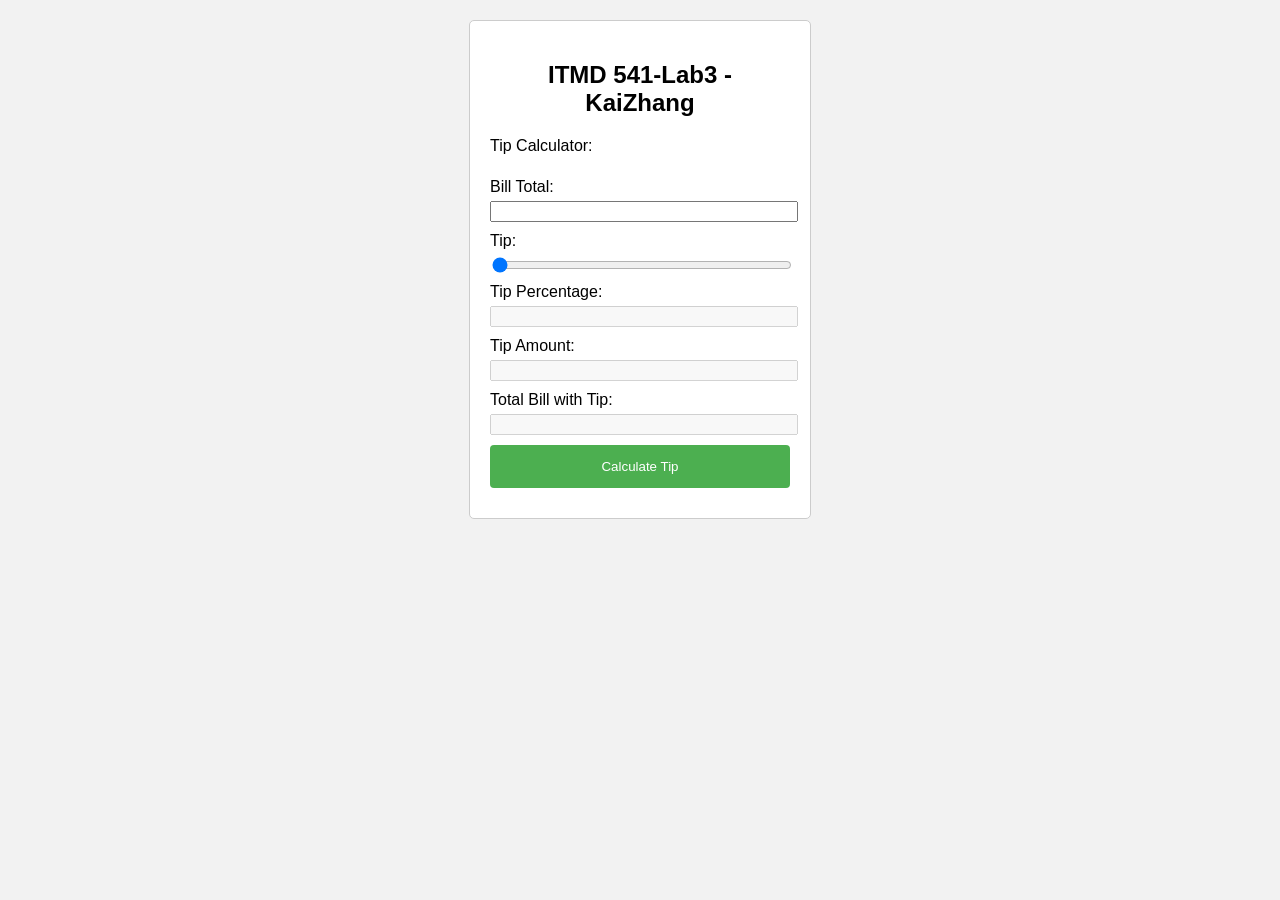
<file: index.html>
<!DOCTYPE html>
<html lang="en">

<head>
    <meta charset="UTF-8">
    <meta name="viewport" content="width=device-width, initial-scale=1.0">
    <title>Tip Calculator</title>
    <link rel="stylesheet" href="styles.css">
</head>

<body>
    <form id="tipCalculatorForm">
        <h2>ITMD 541-Lab3 - KaiZhang</h2>
        <label for="billTotal">Tip Calculator:</label><br>
        <label for="billTotal">Bill Total:</label>
        <input type="text" id="billTotal" name="billTotal" required><br>

        <label for="tipSlider">Tip:</label>
        <input type="range" id="tipSlider" name="tipSlider" min="0" max="100" value="0"><br>

        <label for="tipPercentage">Tip Percentage:</label>
        <input type="text" id="tipPercentage" name="tipPercentage" disabled><br>

        <label for="tipAmount">Tip Amount:</label>
        <input type="text" id="tipAmount" name="tipAmount" disabled><br>

        <label for="totalBillWithTip">Total Bill with Tip:</label>
        <input type="text" id="totalBillWithTip" name="totalBillWithTip" disabled><br>

        <input type="submit" value="Calculate Tip">
    </form>

    <script src="script.js"></script>
</body>

</html>
</file>
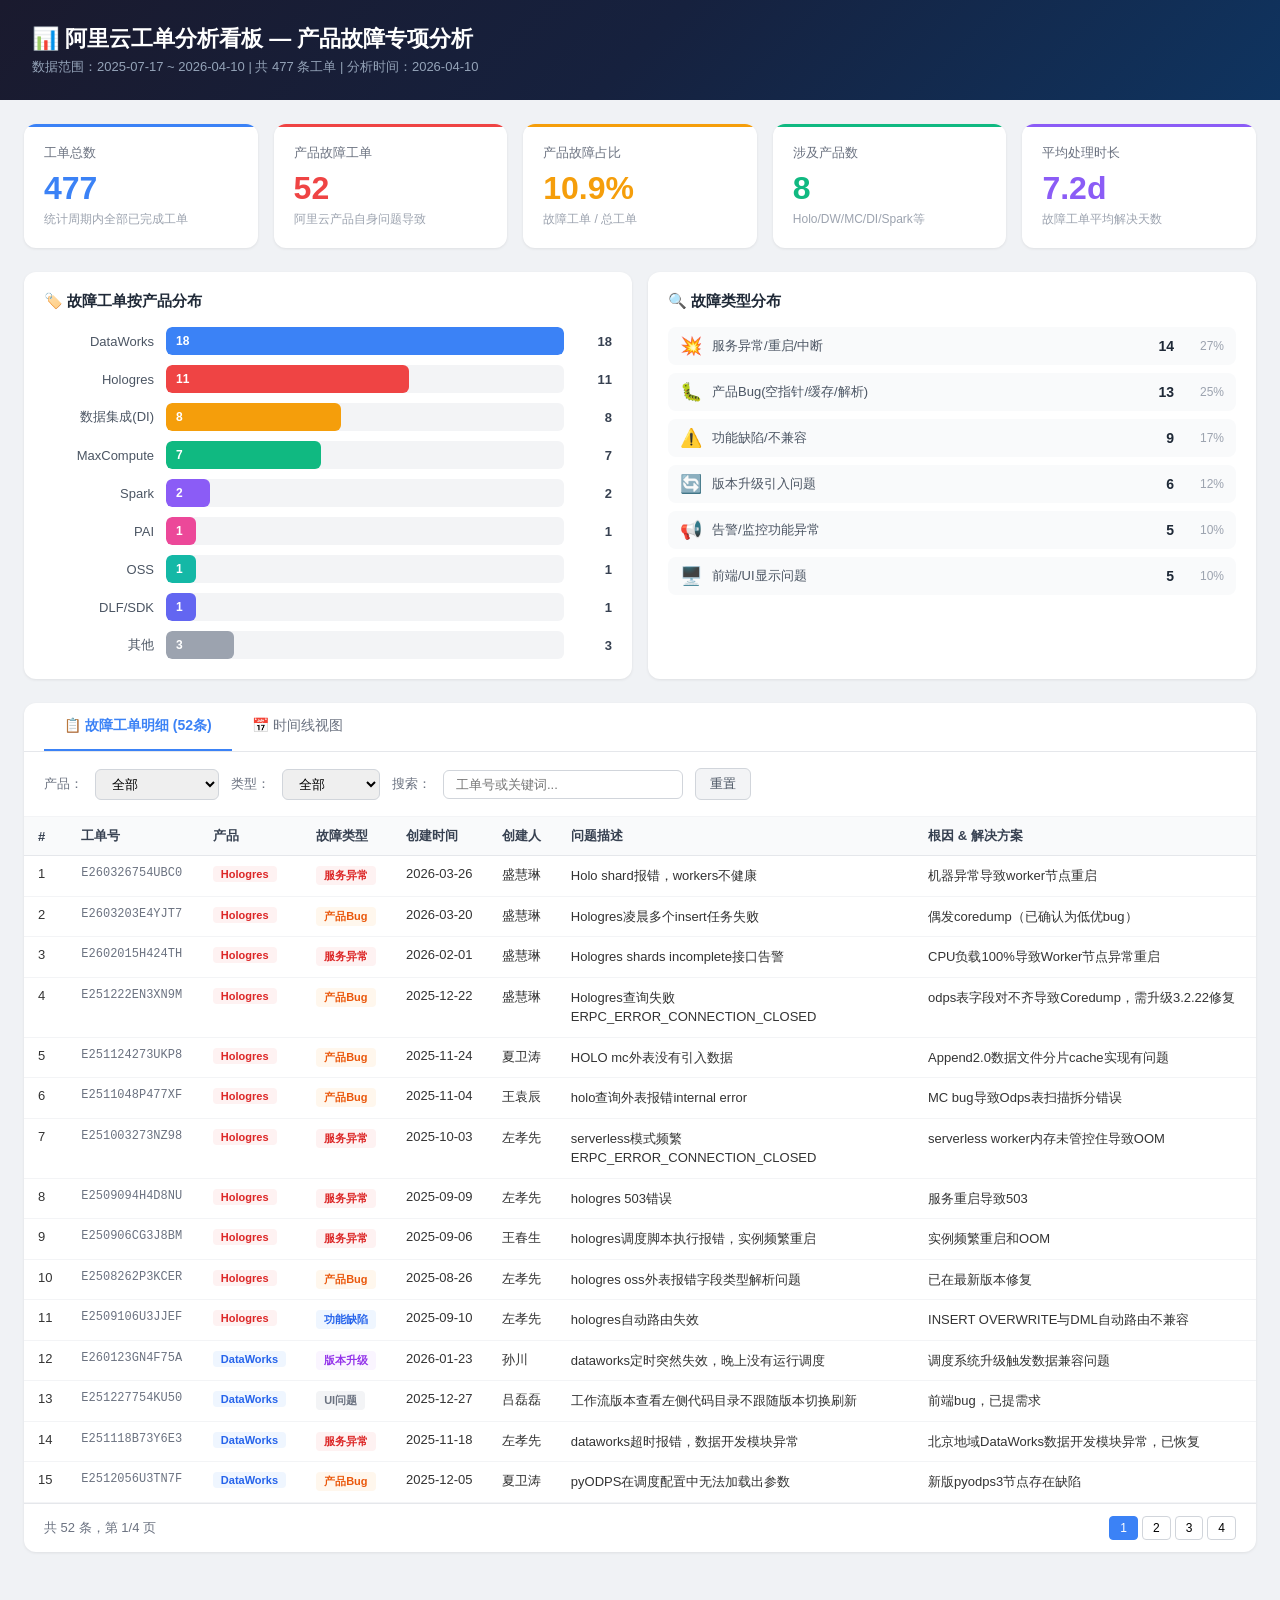
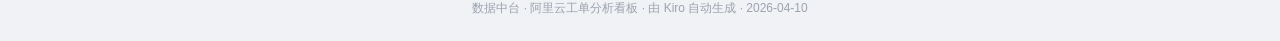
<file: dashboard.html>
<!DOCTYPE html>
<html lang="zh-CN">
<head>
<meta charset="UTF-8">
<meta name="viewport" content="width=device-width, initial-scale=1.0">
<title>阿里云工单分析看板 - 产品故障专项</title>
<style>
*{margin:0;padding:0;box-sizing:border-box}
body{font-family:-apple-system,BlinkMacSystemFont,'Segoe UI','PingFang SC','Microsoft YaHei',sans-serif;background:#f0f2f5;color:#333}
.header{background:linear-gradient(135deg,#1a1a2e 0%,#16213e 50%,#0f3460 100%);color:#fff;padding:24px 32px}
.header h1{font-size:22px;font-weight:600}
.header .sub{font-size:13px;color:#94a3b8;margin-top:4px}
.dash{max-width:1400px;margin:0 auto;padding:24px}
.kpi-row{display:grid;grid-template-columns:repeat(5,1fr);gap:16px;margin-bottom:24px}
.kpi{background:#fff;border-radius:12px;padding:20px;box-shadow:0 1px 3px rgba(0,0,0,.08);position:relative;overflow:hidden}
.kpi::before{content:'';position:absolute;top:0;left:0;right:0;height:3px}
.kpi:nth-child(1)::before{background:#3b82f6}.kpi:nth-child(2)::before{background:#ef4444}.kpi:nth-child(3)::before{background:#f59e0b}.kpi:nth-child(4)::before{background:#10b981}.kpi:nth-child(5)::before{background:#8b5cf6}
.kpi-l{font-size:13px;color:#6b7280;margin-bottom:8px}
.kpi-v{font-size:32px;font-weight:700}
.kpi:nth-child(1) .kpi-v{color:#3b82f6}.kpi:nth-child(2) .kpi-v{color:#ef4444}.kpi:nth-child(3) .kpi-v{color:#f59e0b}.kpi:nth-child(4) .kpi-v{color:#10b981}.kpi:nth-child(5) .kpi-v{color:#8b5cf6}
.kpi-d{font-size:12px;color:#9ca3af;margin-top:4px}
.charts{display:grid;grid-template-columns:1fr 1fr;gap:16px;margin-bottom:24px}
.card{background:#fff;border-radius:12px;padding:20px;box-shadow:0 1px 3px rgba(0,0,0,.08)}
.card-t{font-size:15px;font-weight:600;margin-bottom:16px;color:#1f2937}
.bar-c{display:flex;flex-direction:column;gap:10px}
.bar-i{display:flex;align-items:center;gap:12px}
.bar-l{width:110px;font-size:13px;text-align:right;color:#4b5563;flex-shrink:0}
.bar-tr{flex:1;height:28px;background:#f3f4f6;border-radius:6px;overflow:hidden}
.bar-f{height:100%;border-radius:6px;display:flex;align-items:center;padding-left:10px;font-size:12px;color:#fff;font-weight:600;min-width:30px}
.bar-n{width:36px;text-align:right;font-size:13px;font-weight:600;color:#374151;flex-shrink:0}
.ty-c{display:flex;flex-direction:column;gap:8px}
.ty-i{display:flex;align-items:center;gap:10px;padding:8px 12px;background:#f9fafb;border-radius:8px}
.ty-ic{font-size:18px}.ty-nm{font-size:13px;color:#4b5563;flex:1}.ty-ct{font-size:14px;font-weight:600;color:#1f2937}.ty-p{font-size:12px;color:#9ca3af;width:40px;text-align:right}
.tabs{background:#fff;border-radius:12px;box-shadow:0 1px 3px rgba(0,0,0,.08);overflow:hidden}
.tab-h{display:flex;border-bottom:1px solid #e5e7eb;padding:0 20px}
.tab-b{padding:14px 20px;font-size:14px;color:#6b7280;cursor:pointer;border:none;background:none;border-bottom:2px solid transparent}
.tab-b:hover{color:#3b82f6}.tab-b.on{color:#3b82f6;border-bottom-color:#3b82f6;font-weight:600}
.tc{display:none}.tc.on{display:block}
.fb{display:flex;gap:12px;padding:16px 20px;border-bottom:1px solid #f3f4f6;align-items:center;flex-wrap:wrap}
.fb label{font-size:13px;color:#6b7280}
.fb select,.fb input{padding:6px 12px;border:1px solid #d1d5db;border-radius:6px;font-size:13px;outline:none}
.fb select:focus,.fb input:focus{border-color:#3b82f6}
.fb input[type=text]{width:240px}
.btn-r{padding:6px 14px;background:#f3f4f6;border:1px solid #d1d5db;border-radius:6px;font-size:13px;cursor:pointer;color:#4b5563}
.btn-r:hover{background:#e5e7eb}
.tw{overflow-x:auto}
table{width:100%;border-collapse:collapse;font-size:13px}
thead th{background:#f9fafb;padding:10px 14px;text-align:left;font-weight:600;color:#374151;border-bottom:1px solid #e5e7eb;white-space:nowrap;position:sticky;top:0}
tbody td{padding:10px 14px;border-bottom:1px solid #f3f4f6;vertical-align:top}
tbody tr:hover{background:#f0f7ff}
.tag{display:inline-block;padding:2px 8px;border-radius:4px;font-size:11px;font-weight:600}
.t-r{background:#fef2f2;color:#dc2626}.t-o{background:#fff7ed;color:#ea580c}.t-b{background:#eff6ff;color:#2563eb}.t-g{background:#f0fdf4;color:#16a34a}.t-p{background:#faf5ff;color:#9333ea}.t-gr{background:#f3f4f6;color:#6b7280}.t-pk{background:#fdf2f8;color:#db2777}.t-tl{background:#f0fdfa;color:#0d9488}
.td-s{max-width:350px;line-height:1.5}
.pg{display:flex;justify-content:space-between;align-items:center;padding:12px 20px;border-top:1px solid #e5e7eb;font-size:13px;color:#6b7280}
.pg-bs{display:flex;gap:4px}
.pg-b{padding:4px 10px;border:1px solid #d1d5db;border-radius:4px;background:#fff;cursor:pointer;font-size:12px}
.pg-b:hover{background:#f3f4f6}.pg-b.on{background:#3b82f6;color:#fff;border-color:#3b82f6}
.tl{padding:20px}.tl-m{margin-bottom:20px}
.tl-mt{font-size:14px;font-weight:600;color:#1f2937;margin-bottom:10px;padding-left:12px;border-left:3px solid #3b82f6}
.tl-is{display:flex;flex-direction:column;gap:6px}
.tl-i{display:flex;gap:12px;padding:8px 12px;background:#f9fafb;border-radius:8px;font-size:13px;align-items:flex-start}
.tl-d{color:#6b7280;white-space:nowrap;width:80px;flex-shrink:0}
.tl-p{flex-shrink:0}.tl-ds{color:#374151;flex:1}
.ft{text-align:center;padding:24px;font-size:12px;color:#9ca3af}
@media(max-width:768px){.kpi-row{grid-template-columns:repeat(2,1fr)}.charts{grid-template-columns:1fr}}
</style>
</head>
<body>
<div class="header">
<h1>📊 阿里云工单分析看板 — 产品故障专项分析</h1>
<div class="sub">数据范围：2025-07-17 ~ 2026-04-10 | 共 477 条工单 | 分析时间：2026-04-10</div>
</div>
<div class="dash">
<div class="kpi-row">
<div class="kpi"><div class="kpi-l">工单总数</div><div class="kpi-v">477</div><div class="kpi-d">统计周期内全部已完成工单</div></div>
<div class="kpi"><div class="kpi-l">产品故障工单</div><div class="kpi-v">52</div><div class="kpi-d">阿里云产品自身问题导致</div></div>
<div class="kpi"><div class="kpi-l">产品故障占比</div><div class="kpi-v">10.9%</div><div class="kpi-d">故障工单 / 总工单</div></div>
<div class="kpi"><div class="kpi-l">涉及产品数</div><div class="kpi-v">8</div><div class="kpi-d">Holo/DW/MC/DI/Spark等</div></div>
<div class="kpi"><div class="kpi-l">平均处理时长</div><div class="kpi-v">7.2d</div><div class="kpi-d">故障工单平均解决天数</div></div>
</div>
<div class="charts">
<div class="card">
<div class="card-t">🏷️ 故障工单按产品分布</div>
<div class="bar-c">
<div class="bar-i"><div class="bar-l">DataWorks</div><div class="bar-tr"><div class="bar-f" style="width:100%;background:#3b82f6">18</div></div><div class="bar-n">18</div></div>
<div class="bar-i"><div class="bar-l">Hologres</div><div class="bar-tr"><div class="bar-f" style="width:61%;background:#ef4444">11</div></div><div class="bar-n">11</div></div>
<div class="bar-i"><div class="bar-l">数据集成(DI)</div><div class="bar-tr"><div class="bar-f" style="width:44%;background:#f59e0b">8</div></div><div class="bar-n">8</div></div>
<div class="bar-i"><div class="bar-l">MaxCompute</div><div class="bar-tr"><div class="bar-f" style="width:39%;background:#10b981">7</div></div><div class="bar-n">7</div></div>
<div class="bar-i"><div class="bar-l">Spark</div><div class="bar-tr"><div class="bar-f" style="width:11%;background:#8b5cf6">2</div></div><div class="bar-n">2</div></div>
<div class="bar-i"><div class="bar-l">PAI</div><div class="bar-tr"><div class="bar-f" style="width:6%;background:#ec4899">1</div></div><div class="bar-n">1</div></div>
<div class="bar-i"><div class="bar-l">OSS</div><div class="bar-tr"><div class="bar-f" style="width:6%;background:#14b8a6">1</div></div><div class="bar-n">1</div></div>
<div class="bar-i"><div class="bar-l">DLF/SDK</div><div class="bar-tr"><div class="bar-f" style="width:6%;background:#6366f1">1</div></div><div class="bar-n">1</div></div>
<div class="bar-i"><div class="bar-l">其他</div><div class="bar-tr"><div class="bar-f" style="width:17%;background:#9ca3af">3</div></div><div class="bar-n">3</div></div>
</div></div>
<div class="card">
<div class="card-t">🔍 故障类型分布</div>
<div class="ty-c">
<div class="ty-i"><div class="ty-ic">💥</div><div class="ty-nm">服务异常/重启/中断</div><div class="ty-ct">14</div><div class="ty-p">27%</div></div>
<div class="ty-i"><div class="ty-ic">🐛</div><div class="ty-nm">产品Bug(空指针/缓存/解析)</div><div class="ty-ct">13</div><div class="ty-p">25%</div></div>
<div class="ty-i"><div class="ty-ic">⚠️</div><div class="ty-nm">功能缺陷/不兼容</div><div class="ty-ct">9</div><div class="ty-p">17%</div></div>
<div class="ty-i"><div class="ty-ic">🔄</div><div class="ty-nm">版本升级引入问题</div><div class="ty-ct">6</div><div class="ty-p">12%</div></div>
<div class="ty-i"><div class="ty-ic">📢</div><div class="ty-nm">告警/监控功能异常</div><div class="ty-ct">5</div><div class="ty-p">10%</div></div>
<div class="ty-i"><div class="ty-ic">🖥️</div><div class="ty-nm">前端/UI显示问题</div><div class="ty-ct">5</div><div class="ty-p">10%</div></div>
</div></div>
</div>
<div class="tabs">
<div class="tab-h">
<button class="tab-b on" onclick="stab('d')">📋 故障工单明细 (52条)</button>
<button class="tab-b" onclick="stab('t')">📅 时间线视图</button>
</div>
<div id="td" class="tc on">
<div class="fb">
<label>产品：</label>
<select id="fp" onchange="ft()"><option value="">全部</option><option>DataWorks</option><option>Hologres</option><option>数据集成</option><option>MaxCompute</option><option>Spark</option><option>PAI</option><option>OSS</option><option>其他</option></select>
<label>类型：</label>
<select id="fty" onchange="ft()"><option value="">全部</option><option>服务异常</option><option>产品Bug</option><option>功能缺陷</option><option>版本升级</option><option>告警异常</option><option>UI问题</option></select>
<label>搜索：</label>
<input type="text" id="fs" placeholder="工单号或关键词..." oninput="ft()">
<button class="btn-r" onclick="rf()">重置</button>
</div>
<div class="tw"><table><thead><tr><th>#</th><th>工单号</th><th>产品</th><th>故障类型</th><th>创建时间</th><th>创建人</th><th>问题描述</th><th>根因 & 解决方案</th></tr></thead><tbody id="tb"></tbody></table></div>
<div class="pg"><span id="pi"></span><div class="pg-bs" id="pb"></div></div>
</div>
<div id="tt" class="tc">
<div class="tl" id="tlc"></div>
</div>
</div>
</div>
<div class="ft">数据中台 · 阿里云工单分析看板 · 由 Kiro 自动生成 · 2026-04-10</div>
<script>

const D=[
{i:1,e:"E260326754UBC0",p:"Hologres",t:"服务异常",d:"2026-03-26",c:"盛慧琳",ds:"Holo shard报错，workers不健康",s:"机器异常导致worker节点重启"},
{i:2,e:"E2603203E4YJT7",p:"Hologres",t:"产品Bug",d:"2026-03-20",c:"盛慧琳",ds:"Hologres凌晨多个insert任务失败",s:"偶发coredump（已确认为低优bug）"},
{i:3,e:"E2602015H424TH",p:"Hologres",t:"服务异常",d:"2026-02-01",c:"盛慧琳",ds:"Hologres shards incomplete接口告警",s:"CPU负载100%导致Worker节点异常重启"},
{i:4,e:"E251222EN3XN9M",p:"Hologres",t:"产品Bug",d:"2025-12-22",c:"盛慧琳",ds:"Hologres查询失败ERPC_ERROR_CONNECTION_CLOSED",s:"odps表字段对不齐导致Coredump，需升级3.2.22修复"},
{i:5,e:"E251124273UKP8",p:"Hologres",t:"产品Bug",d:"2025-11-24",c:"夏卫涛",ds:"HOLO mc外表没有引入数据",s:"Append2.0数据文件分片cache实现有问题"},
{i:6,e:"E2511048P477XF",p:"Hologres",t:"产品Bug",d:"2025-11-04",c:"王袁辰",ds:"holo查询外表报错internal error",s:"MC bug导致Odps表扫描拆分错误"},
{i:7,e:"E251003273NZ98",p:"Hologres",t:"服务异常",d:"2025-10-03",c:"左孝先",ds:"serverless模式频繁ERPC_ERROR_CONNECTION_CLOSED",s:"serverless worker内存未管控住导致OOM"},
{i:8,e:"E2509094H4D8NU",p:"Hologres",t:"服务异常",d:"2025-09-09",c:"左孝先",ds:"hologres 503错误",s:"服务重启导致503"},
{i:9,e:"E250906CG3J8BM",p:"Hologres",t:"服务异常",d:"2025-09-06",c:"王春生",ds:"hologres调度脚本执行报错，实例频繁重启",s:"实例频繁重启和OOM"},
{i:10,e:"E2508262P3KCER",p:"Hologres",t:"产品Bug",d:"2025-08-26",c:"左孝先",ds:"hologres oss外表报错字段类型解析问题",s:"已在最新版本修复"},
{i:11,e:"E2509106U3JJEF",p:"Hologres",t:"功能缺陷",d:"2025-09-10",c:"左孝先",ds:"hologres自动路由失效",s:"INSERT OVERWRITE与DML自动路由不兼容"},
{i:12,e:"E260123GN4F75A",p:"DataWorks",t:"版本升级",d:"2026-01-23",c:"孙川",ds:"dataworks定时突然失效，晚上没有运行调度",s:"调度系统升级触发数据兼容问题"},
{i:13,e:"E251227754KU50",p:"DataWorks",t:"UI问题",d:"2025-12-27",c:"吕磊磊",ds:"工作流版本查看左侧代码目录不跟随版本切换刷新",s:"前端bug，已提需求"},
{i:14,e:"E251118B73Y6E3",p:"DataWorks",t:"服务异常",d:"2025-11-18",c:"左孝先",ds:"dataworks超时报错，数据开发模块异常",s:"北京地域DataWorks数据开发模块异常，已恢复"},
{i:15,e:"E2512056U3TN7F",p:"DataWorks",t:"产品Bug",d:"2025-12-05",c:"夏卫涛",ds:"pyODPS在调度配置中无法加载出参数",s:"新版pyodps3节点存在缺陷"},
{i:16,e:"E250916AE3U0P3",p:"DataWorks",t:"产品Bug",d:"2025-09-16",c:"左孝先",ds:"dataworks SSH节点卡住",s:"已知问题，新版fix"},
{i:17,e:"E2509067M492EG",p:"DataWorks",t:"版本升级",d:"2025-09-06",c:"左孝先",ds:"dataworks workflow全量发布超时",s:"9.3封网导致平台功能发布推迟"},
{i:18,e:"E25090675492E0",p:"DataWorks",t:"告警异常",d:"2025-09-06",c:"左孝先",ds:"Dataworks webhook告警失败",s:"产品问题，已修复"},
{i:19,e:"E250820DA3R55N",p:"DataWorks",t:"UI问题",d:"2025-08-20",c:"左孝先",ds:"运维中心分组显示数量不对",s:"已提交bug优化"},
{i:20,e:"E251023AE3Y4F3",p:"DataWorks",t:"UI问题",d:"2025-10-23",c:"左孝先",ds:"运维中心筛选显示不对",s:"研发团队将优化"},
{i:21,e:"E2510213Y4GP4P",p:"DataWorks",t:"功能缺陷",d:"2025-10-21",c:"左孝先",ds:"组件节点引用记录无法查看",s:"后台已优化"},
{i:22,e:"E251022DT3XM26",p:"DataWorks",t:"产品Bug",d:"2025-10-22",c:"左孝先",ds:"发布中心发布成功但工作流未被修改",s:"发布中心报错提示有问题显示成功（误导性bug）"},
{i:23,e:"E251013BP3TNAK",p:"DataWorks",t:"产品Bug",d:"2025-10-13",c:"左孝先",ds:"跨空间发布显示成功但无任务",s:"删除重建同名空间导致缓存问题"},
{i:24,e:"E2510138P452SF",p:"DataWorks",t:"产品Bug",d:"2025-10-13",c:"左孝先",ds:"新版数据开发工作流删除超时",s:"已反馈后端团队修复"},
{i:25,e:"E2511212P3UEBR",p:"DataWorks",t:"产品Bug",d:"2025-11-21",c:"夏卫涛",ds:"工作流跨空间发布失败mapping spec error",s:"跨空间发布异常已修复"},
{i:26,e:"E260105273ZRP8",p:"DataWorks",t:"产品Bug",d:"2026-01-05",c:"夏卫涛",ds:"跨空间发布失败主键重复",s:"删除节点操作未完全生效，已修复"},
{i:27,e:"E251106F248FNF",p:"DataWorks",t:"产品Bug",d:"2025-11-06",c:"王袁辰",ds:"测试环境数据质量获取不到字段信息",s:"后端服务存在问题，已修复"},
{i:28,e:"E25081975476L0",p:"DataWorks",t:"产品Bug",d:"2025-08-19",c:"左孝先",ds:"通过API创建的任务搜索不到",s:"后端已计划修复"},
{i:29,e:"E250812E63H1L5",p:"DataWorks",t:"服务异常",d:"2025-08-12",c:"左孝先",ds:"dataworks登录不了",s:"联通封禁域名导致服务不可用"},
{i:30,e:"E260129GN4FRMA",p:"MaxCompute",t:"服务异常",d:"2026-01-29",c:"盛慧琳",ds:"MaxCompute查询报错ShuffleServiceError",s:"下线机器引起的状态不一致"},
{i:31,e:"E2511135H3T7WH",p:"MaxCompute",t:"服务异常",d:"2025-11-13",c:"张凯",ds:"多个数据同步任务NullPointerException",s:"北京region MC共享Tunnel集群单节点异常"},
{i:32,e:"E251001AE3WLA3",p:"MaxCompute",t:"产品Bug",d:"2025-10-01",c:"左孝先",ds:"UDF返回Date类型显示异常",s:"UDF线上解析有问题，本地测试正常"},
{i:33,e:"E251013754C0F0",p:"MaxCompute",t:"产品Bug",d:"2025-10-13",c:"左孝先",ds:"Spark Fetch chunk failed",s:"低概率已知问题"},
{i:34,e:"E251007513NJJ1",p:"MaxCompute",t:"功能缺陷",d:"2025-10-07",c:"左孝先",ds:"online模式回退offline仅分配一个instance",s:"执行计划选择问题"},
{i:35,e:"E250919G643B8T",p:"MaxCompute",t:"产品Bug",d:"2025-09-19",c:"左孝先",ds:"oss parquet外表时区问题TIMESTAMP_NTZ不一致",s:"产品bug"},
{i:36,e:"E251013AY3X56K",p:"MaxCompute",t:"服务异常",d:"2025-10-13",c:"左孝先",ds:"maxcompute spark超时，链路节点unhealthy",s:"旧网络架构问题，已调整为新架构"},
{i:37,e:"E2603034H4X0KU",p:"数据集成",t:"版本升级",d:"2026-03-03",c:"张凯",ds:"实时同步RuntimeException: Condition delegate has init",s:"需升级最新版任务"},
{i:38,e:"E251124AE41833",p:"数据集成",t:"产品Bug",d:"2025-11-24",c:"张凯",ds:"数据集成NullPointerException",s:"部分场景未被自动重试逻辑覆盖"},
{i:39,e:"E2510081H4FGPZ",p:"数据集成",t:"产品Bug",d:"2025-10-08",c:"张凯",ds:"Tunnel请求缺少有效STS授权令牌",s:"后端sts ak轮转问题，已修改"},
{i:40,e:"E250926C03LBG5",p:"数据集成",t:"产品Bug",d:"2025-09-26",c:"张凯",ds:"ODPS Tunnel UpsertStream缺少ststoken",s:"临时ak中断"},
{i:41,e:"E2509095H3L92H",p:"数据集成",t:"产品Bug",d:"2025-09-09",c:"左孝先",ds:"数据集成tunnel异常ststoken无效",s:"sts过期导致failover，后端会优化"},
{i:42,e:"E251027GN466BA",p:"数据集成",t:"产品Bug",d:"2025-10-27",c:"张凯",ds:"CDC创建MC Upsert Session返回null",s:"程序初始化对象为null"},
{i:43,e:"E2510115H3NX3H",p:"数据集成",t:"产品Bug",d:"2025-10-11",c:"左孝先",ds:"es数据集成写入删除索引失败任务不退出",s:"已提交aone修复"},
{i:44,e:"E251226CG3WX3M",p:"数据集成",t:"告警异常",d:"2025-12-26",c:"张凯",ds:"数据集成报警异常，failover期间误报",s:"心跳监听时间需调大"},
{i:45,e:"E260106754LJD0",p:"PAI",t:"产品Bug",d:"2026-01-06",c:"李军辉",ds:"PAI Designer组件镜像缺少libgeos_c.so",s:"designer组件已修复发布"},
{i:46,e:"E2603046B4294Z",p:"OSS",t:"服务异常",d:"2026-03-04",c:"张鹏",ds:"sparksql读取OSS数据延时超时",s:"OSS bucket大量DeleteMarker导致超时"},
{i:47,e:"E25080775464X0",p:"其他",t:"产品Bug",d:"2025-08-07",c:"左孝先",ds:"dlf sdk报错，新版sdk创建表报错",s:"新版sdk问题，使用旧版openapi"},
{i:48,e:"E2509235H3MN6H",p:"Spark",t:"产品Bug",d:"2025-09-23",c:"左孝先",ds:"maxcompute spark数据量大时无法正常运行",s:"产品问题，修复时间未定"},
{i:49,e:"E250814EN3H7FM",p:"Spark",t:"功能缺陷",d:"2025-08-14",c:"左孝先",ds:"Spark 3.4免密访问oss不支持roleArn",s:"Spark 3.4不支持roleArn配置"},
{i:50,e:"E251114E63SUF5",p:"其他",t:"服务异常",d:"2025-11-14",c:"张凯",ds:"离线任务失败，资源组偶发性异常",s:"资源组偶发性异常导致任务被终止"},
{i:51,e:"E250825B73NGH3",p:"其他",t:"告警异常",d:"2025-08-25",c:"张凯",ds:"oracle配置报警设置后模拟测试无反应",s:"企业微信webhook接收接口存在问题"},
{i:52,e:"E2510298746NGZ",p:"DataWorks",t:"功能缺陷",d:"2025-10-29",c:"夏卫涛",ds:"设置默认计算资源但显示其他资源组",s:"产品设计限制，已提交需求"}
];

const ptag={Hologres:'t-r',DataWorks:'t-b','数据集成':'t-o',MaxCompute:'t-g',Spark:'t-p',PAI:'t-pk',OSS:'t-tl','其他':'t-gr'};
const ttag={'服务异常':'t-r','产品Bug':'t-o','功能缺陷':'t-b','版本升级':'t-p','告警异常':'t-pk','UI问题':'t-gr'};

let fd=D.slice(),pg=1,ps=15;

function ft(){
  const p=document.getElementById('fp').value;
  const ty=document.getElementById('fty').value;
  const s=document.getElementById('fs').value.toLowerCase();
  fd=D.filter(r=>{
    if(p&&r.p!==p)return false;
    if(ty&&r.t!==ty)return false;
    if(s&&!r.e.toLowerCase().includes(s)&&!r.ds.toLowerCase().includes(s)&&!r.s.toLowerCase().includes(s))return false;
    return true;
  });
  pg=1;rt();
}
function rf(){document.getElementById('fp').value='';document.getElementById('fty').value='';document.getElementById('fs').value='';fd=D.slice();pg=1;rt();}

function rt(){
  const tb=document.getElementById('tb');
  const st=(pg-1)*ps,en=Math.min(st+ps,fd.length);
  const sl=fd.slice(st,en);
  tb.innerHTML=sl.map((r,i)=>`<tr>
    <td>${st+i+1}</td>
    <td style="font-family:monospace;font-size:12px;color:#6b7280">${r.e}</td>
    <td><span class="tag ${ptag[r.p]||'t-gr'}">${r.p}</span></td>
    <td><span class="tag ${ttag[r.t]||'t-gr'}">${r.t}</span></td>
    <td style="white-space:nowrap">${r.d}</td>
    <td>${r.c}</td>
    <td class="td-s">${r.ds}</td>
    <td class="td-s">${r.s}</td>
  </tr>`).join('');
  const tp=Math.ceil(fd.length/ps)||1;
  document.getElementById('pi').textContent=`共 ${fd.length} 条，第 ${pg}/${tp} 页`;
  const pb=document.getElementById('pb');
  let h='';
  for(let i=1;i<=tp;i++){h+=`<button class="pg-b${i===pg?' on':''}" onclick="gp(${i})">${i}</button>`;}
  pb.innerHTML=h;
}
function gp(n){pg=n;rt();}

// Timeline
function btl(){
  const ms={};
  D.forEach(r=>{const m=r.d.substring(0,7);if(!ms[m])ms[m]=[];ms[m].push(r);});
  const sk=Object.keys(ms).sort().reverse();
  document.getElementById('tlc').innerHTML=sk.map(m=>`
    <div class="tl-m">
      <div class="tl-mt">${m}</div>
      <div class="tl-is">${ms[m].map(r=>`
        <div class="tl-i">
          <div class="tl-d">${r.d.substring(5)}</div>
          <div class="tl-p"><span class="tag ${ptag[r.p]||'t-gr'}">${r.p}</span></div>
          <div class="tl-ds">${r.ds} → <span style="color:#6b7280">${r.s}</span></div>
        </div>`).join('')}
      </div>
    </div>`).join('');
}

function stab(t){
  document.querySelectorAll('.tab-b').forEach(b=>b.classList.remove('on'));
  document.querySelectorAll('.tc').forEach(c=>c.classList.remove('on'));
  if(t==='d'){
    document.querySelectorAll('.tab-b')[0].classList.add('on');
    document.getElementById('td').classList.add('on');
  }else{
    document.querySelectorAll('.tab-b')[1].classList.add('on');
    document.getElementById('tt').classList.add('on');
  }
}

rt();btl();
</script>
</body>
</html>
</file>
<file: styles.css>
body {
  font-family: Arial, sans-serif;
  background-color: #f2f2f2;
}

form {
  width: 300px;
  margin: 20px auto;
  padding: 20px;
  border: 1px solid #ccc;
  border-radius: 5px;
  background-color: #fff;
}

h2 {
  text-align: center;
  margin-bottom: 20px;
}

label {
  display: block;
  margin-bottom: 5px;
}

input[type="text"],
input[type="range"],
input[type="submit"] {
  width: 100%;
  margin-bottom: 10px;
}

input[type="submit"] {
  background-color: #4CAF50;
  color: white;
  padding: 14px 20px;
  border: none;
  border-radius: 4px;
  cursor: pointer;
}

input[type="submit"]:hover {
  background-color: #45a049;
}
</file>
